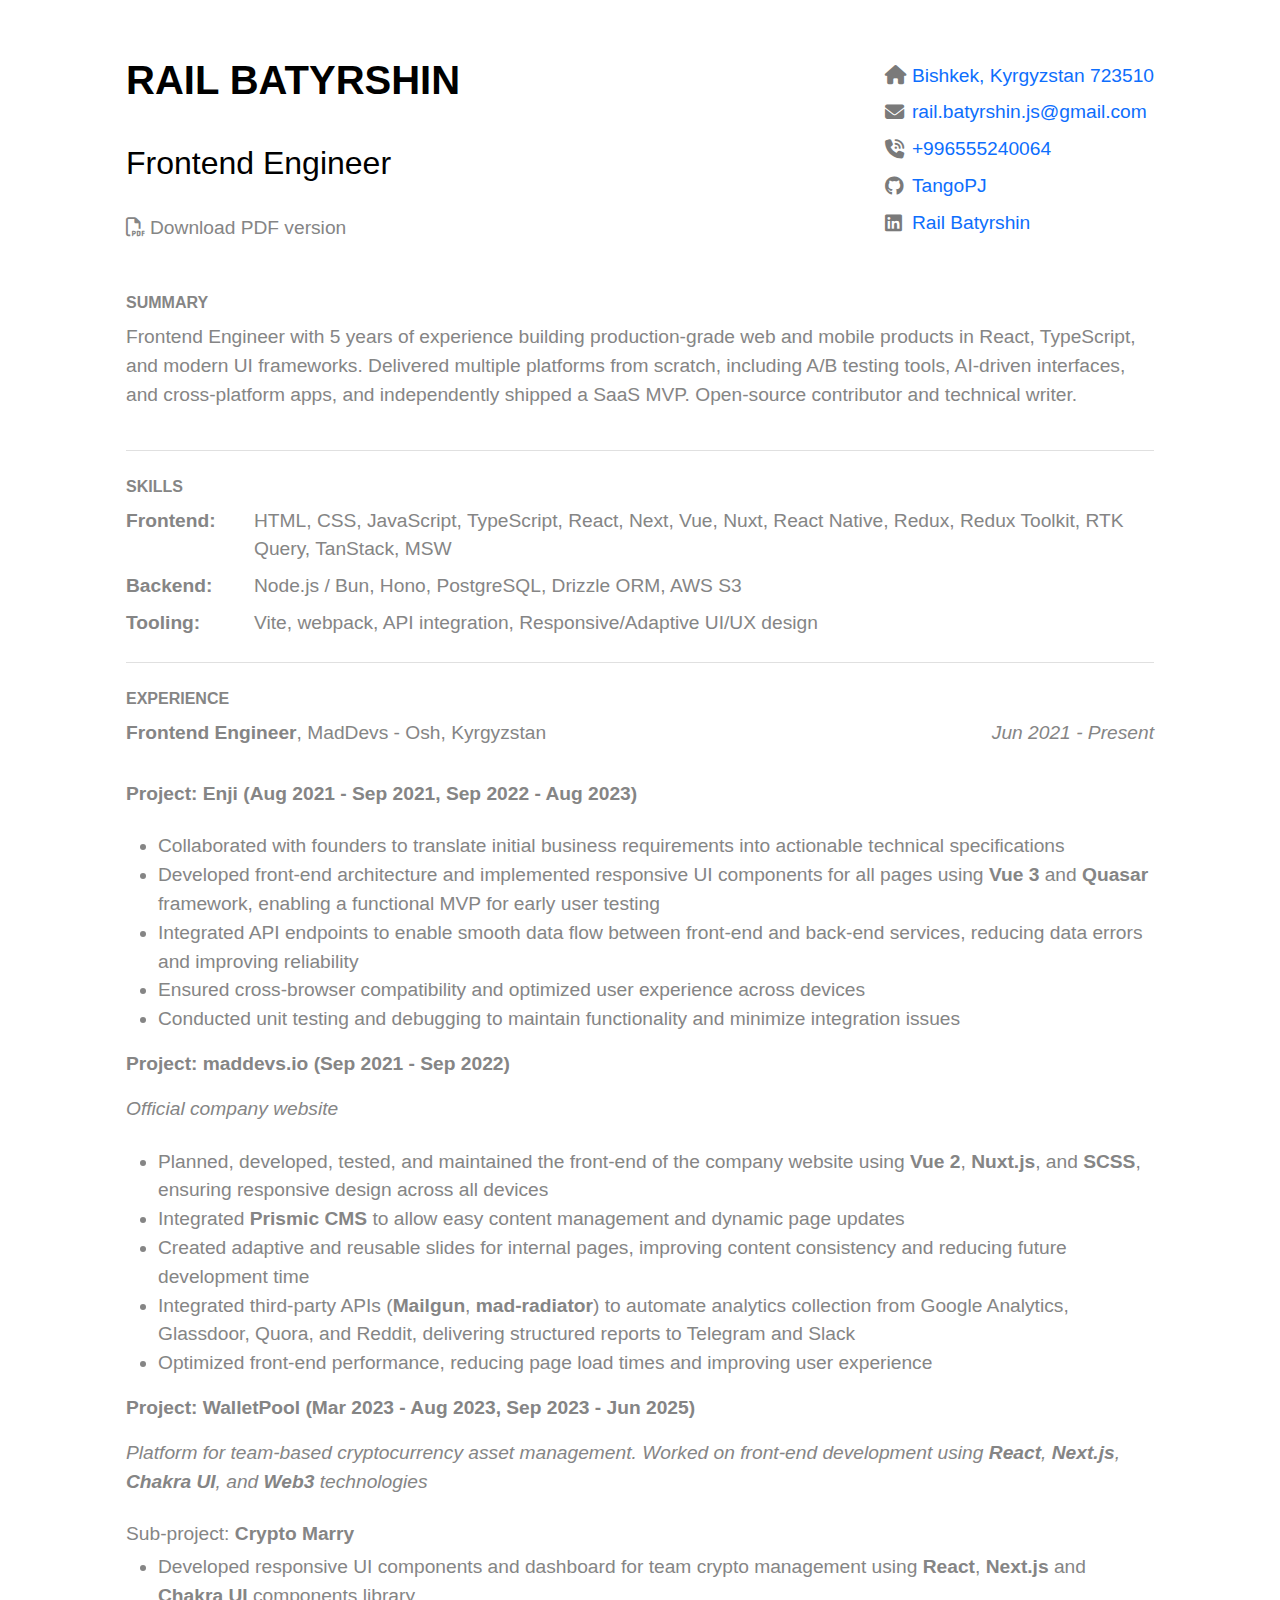
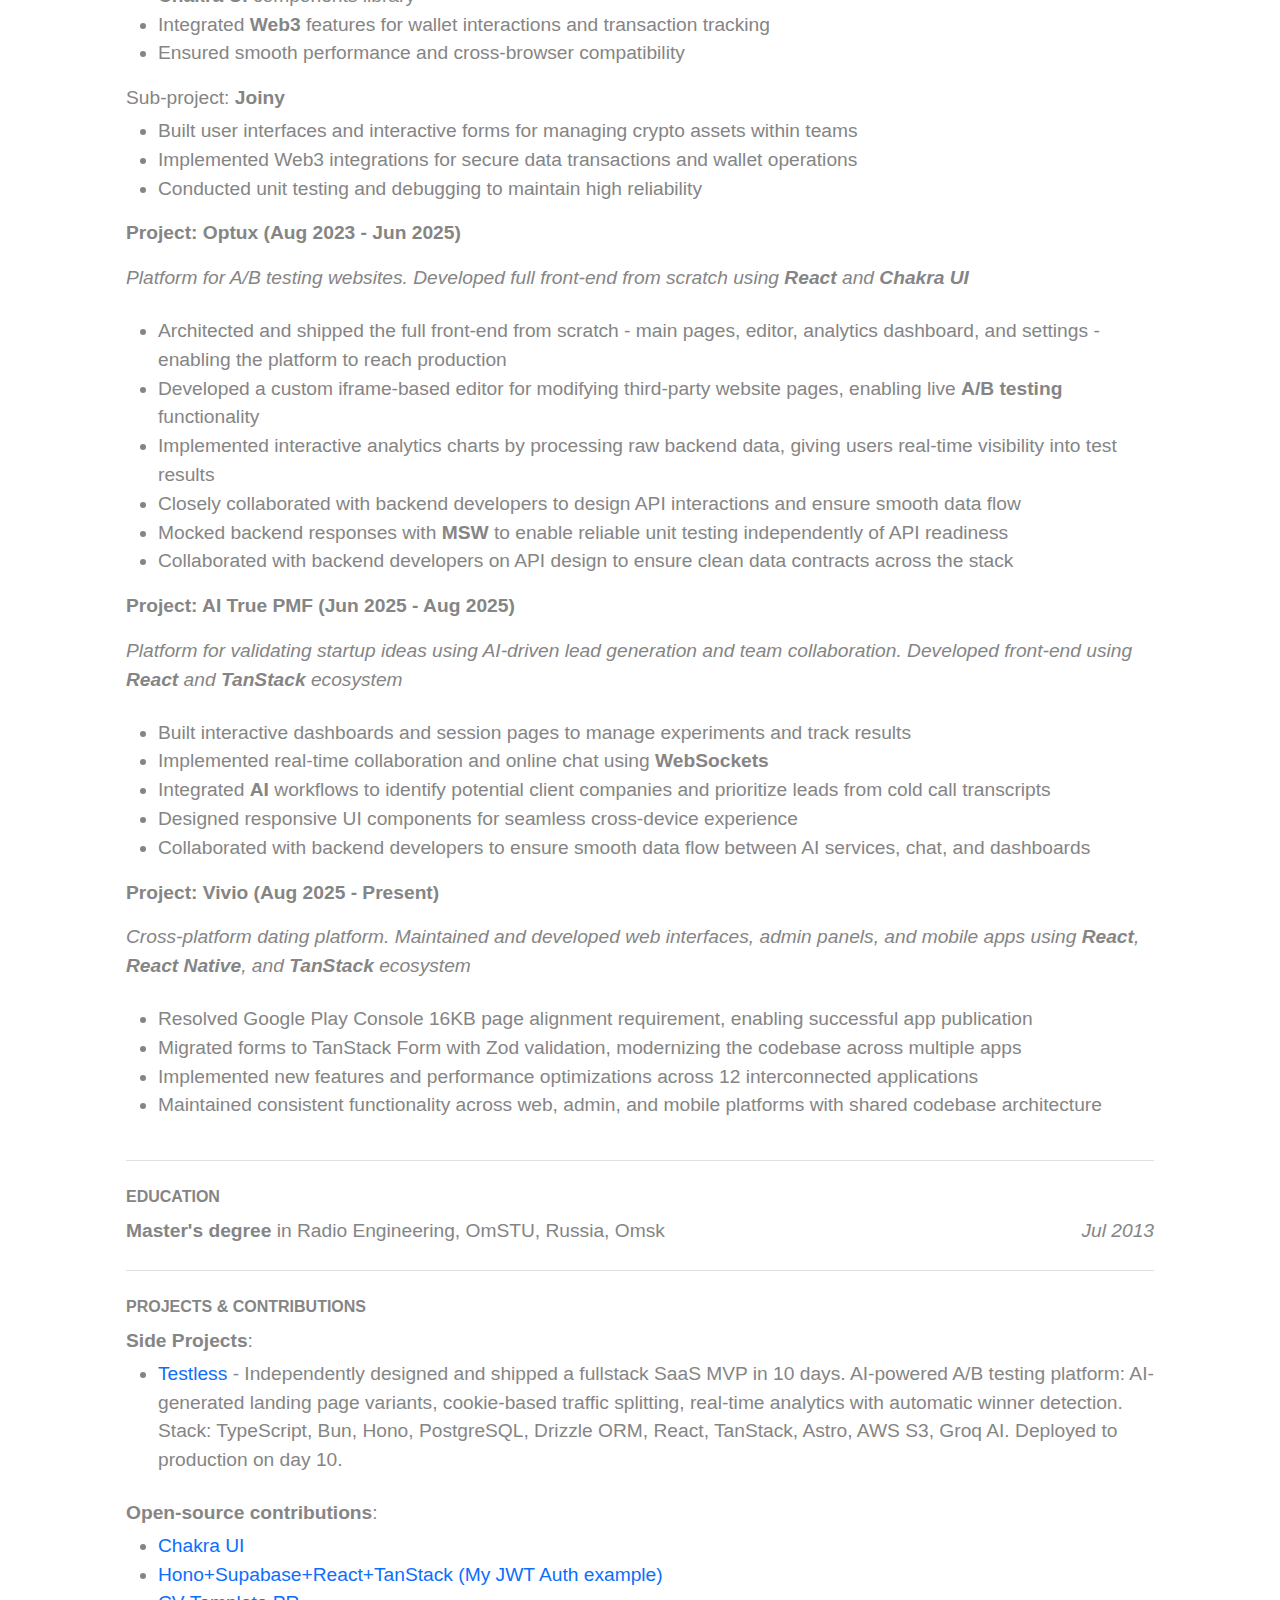
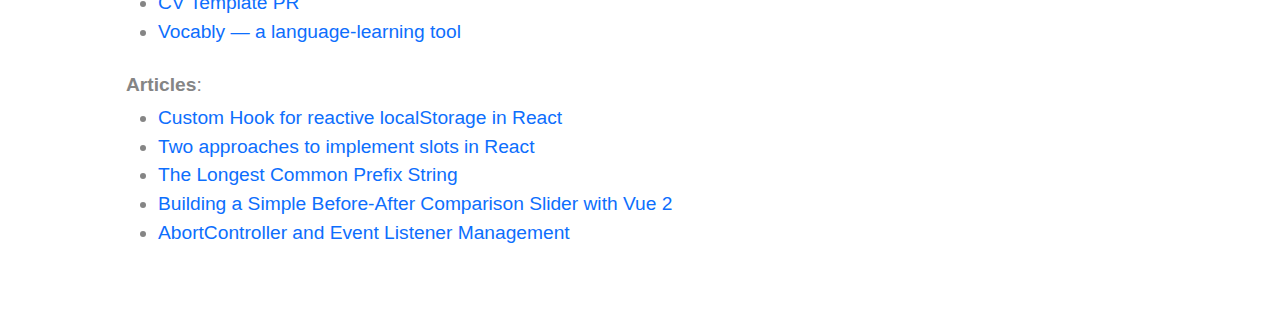
<file: index.html>
<!doctype html>
<html lang="en">
<head>
    <meta charset="UTF-8"/>
    <meta name="viewport" content="width=device-width, initial-scale=1">
    <title>Rail Batyrshin. Frontend Engineer</title>
    <link rel="icon" href="favicon.ico" type="image/x-icon"/>
    <link rel="preconnect" href="https://fonts.googleapis.com">
    <link rel="preconnect" href="https://fonts.gstatic.com" crossorigin>
    <link href="https://fonts.googleapis.com/css2?family=Inter:wght@400;500&display=swap" rel="stylesheet">
    <link rel="stylesheet" href="https://cdn.jsdelivr.net/npm/bootstrap@5.2.3/dist/css/bootstrap.min.css">
    <link rel="stylesheet" href="https://cdnjs.cloudflare.com/ajax/libs/font-awesome/6.1.2/css/all.min.css">
    <link rel="stylesheet" href="styles.css">
    <base target="_blank">
</head>
<body>
    <div class="container page">
        <header class=" p-4 header" style="background-color:var(--color-common-chestnut);color:var(--color-white);">
            <div class="d-flex align-items-center justify-content-between name">
                <div class="vstack gap-2">
                    <h1 class="fw-bold fs-1 text-uppercase m-0">Rail Batyrshin</h1>
                    <h2 class="mb-4">Frontend Engineer</h2>
                    <span class="screen"><a style="color: var(--color-white)" href="rail-batyrshin.frontend-engineer.pdf"><i class="far fa-file-pdf"></i>Download PDF version</a></span>
                </div>
                <div class="d-flex flex-column gap-2 name">
                    <span class="hstack"><i class="fa fa-home fact-icon"></i><a href="https://maps.app.goo.gl/WpVBhV74LtBPXzYu8">Bishkek, Kyrgyzstan 723510</a></span>
                    <span class="hstack"><i class="fa fa-envelope fact-icon"></i><a href="mailto:rail.batyrshin.js@gmail.com" target="_blank">rail.batyrshin.js@gmail.com</a></span>
                    <span class="hstack"><i class="fa-solid fa-phone-volume fact-icon"></i><a href="tel:+996555240064">+996555240064</a></span>
                    <span class="hstack"><i class="fa-brands fa-github fact-icon"></i><a href="https://github.com/TangoPJ" target="_blank">TangoPJ</a></span>
                    <span class="hstack"><i class="fa-brands fa-linkedin fact-icon"></i><a href="https://www.linkedin.com/in/rail-batyrshin" target="_blank">Rail Batyrshin</a></span>
                </div>
            </div>
        </header>

        <section class="p-4">
            <span class="text-uppercase fw-bold fs-6 mb-2 d-block" style="color: var(--color-common-chestnut)">Summary</span>
            <p>
                Frontend Engineer with 5 years of experience building production-grade web and mobile products in React, TypeScript, and modern UI frameworks. Delivered multiple platforms from scratch, including A/B testing tools, AI-driven interfaces, and cross-platform apps, and independently shipped a SaaS MVP. Open-source contributor and technical writer.
            </p>
        </section>

        <div class="px-4">
            <hr class="m-0" />
        </div>

        <section class="p-4">
            <span class="text-uppercase fw-bold fs-6 mb-2 d-block" style="color: var(--color-common-chestnut)">Skills</span>
            <div class="d-flex flex-column gap-2">
              <div class="d-flex gap-2">
                <span class="fw-bold text-nowrap" style="min-width: 120px;">Frontend:</span>
                <span>HTML, CSS, JavaScript, TypeScript, React, Next, Vue, Nuxt, React Native, Redux, Redux Toolkit, RTK Query, TanStack, MSW</span>
              </div>
              <div class="d-flex gap-2">
                <span class="fw-bold text-nowrap" style="min-width: 120px;">Backend:</span>
                <span>Node.js / Bun, Hono, PostgreSQL, Drizzle ORM, AWS S3</span>
              </div>
              <div class="d-flex gap-2">
                <span class="fw-bold text-nowrap" style="min-width: 120px;">Tooling:</span>
                <span>Vite, webpack, API integration, Responsive/Adaptive UI/UX design</span>
              </div>
            </div>
          </section>

        <div class="px-4">
            <hr class="m-0" />
        </div>

        <section class="p-4">
            <span class="text-uppercase fw-bold fs-6 mb-2 d-block" style="color: var(--color-common-chestnut)">Experience</span>
            <div>
                <div class="row mb-3">
                    <div class="col-7">
                        <p>
                            <span class="fw-bold">Frontend Engineer</span>, MadDevs - Osh, Kyrgyzstan
                        </p>
                    </div>
                    <div class="col-5">
                        <p class="text-end fst-italic">
                            Jun 2021 - Present
                        </p>
                    </div>
                </div>
                    <div>
                        <div class="vstack mb-2">
                            <p class="fw-bold">Project: Enji (Aug 2021 - Sep 2021, Sep 2022 - Aug 2023)</p>
                        </div>
                            <ul>
                                <li>
                                    Collaborated with founders to translate initial business requirements into actionable technical specifications
                                </li>
                                <li>
                                    Developed front-end architecture and implemented responsive UI components for all pages using <b>Vue 3</b> and <b>Quasar</b> framework, enabling a functional MVP for early user testing
                                </li>
                                <li>
                                    Integrated API endpoints to enable smooth data flow between front-end and back-end services, reducing data errors and improving reliability
                                </li>
                                <li>
                                    Ensured cross-browser compatibility and optimized user experience across devices
                                </li>
                                <li>
                                    Conducted unit testing and debugging to maintain functionality and minimize integration issues
                                </li>
                            </ul>
                    </div>
                    <div>
                        <div class="vstack mb-2">
                            <p class="fw-bold">Project: maddevs.io (Sep 2021 - Sep 2022)</p>
                                <p class="fst-italic">Official company website</p>
                        </div>
                            <ul>
                                <li>
                                    Planned, developed, tested, and maintained the front-end of the company website using <b>Vue 2</b>, <b>Nuxt.js</b>, and <b>SCSS</b>, ensuring responsive design across all devices
                                </li>
                                <li>
                                    Integrated <b>Prismic CMS</b> to allow easy content management and dynamic page updates
                                </li>
                                <li>
                                    Created adaptive and reusable slides for internal pages, improving content consistency and reducing future development time
                                </li>
                                <li>
                                    Integrated third-party APIs (<b>Mailgun</b>, <b>mad-radiator</b>) to automate analytics collection from Google Analytics, Glassdoor, Quora, and Reddit, delivering structured reports to Telegram and Slack
                                </li>
                                <li>
                                    Optimized front-end performance, reducing page load times and improving user experience
                                </li>
                            </ul>
                    </div>
                    <div>
                        <div class="vstack mb-2">
                            <p class="fw-bold">Project: WalletPool (Mar 2023 - Aug 2023, Sep 2023 - Jun 2025)</p>
                                <p class="fst-italic">Platform for team-based cryptocurrency asset management. Worked on front-end development using <b>React</b>, <b>Next.js</b>, <b>Chakra UI</b>, and <b>Web3</b> technologies</p>
                        </div>
                            <div>
                                <p class="mb-1">Sub-project: <b>Crypto Marry</b></p>
                                <ul>
                                        <li>Developed responsive UI components and dashboard for team crypto management using <b>React</b>, <b>Next.js</b> and <b>Chakra UI</b> components library</li>
                                        <li>Integrated <b>Web3</b> features for wallet interactions and transaction tracking</li>
                                        <li>Ensured smooth performance and cross-browser compatibility</li>
                                </ul>
                            </div>
                            <div>
                                <p class="mb-1">Sub-project: <b>Joiny</b></p>
                                <ul>
                                        <li>Built user interfaces and interactive forms for managing crypto assets within teams</li>
                                        <li>Implemented Web3 integrations for secure data transactions and wallet operations</li>
                                        <li>Conducted unit testing and debugging to maintain high reliability</li>
                                </ul>
                            </div>
                    <div>
                        <div class="vstack mb-2">
                            <p class="fw-bold">Project: Optux (Aug 2023 - Jun 2025)</p>
                                <p class="fst-italic">Platform for A/B testing websites. Developed full front-end from scratch using <b>React</b> and <b>Chakra UI</b></p>
                        </div>
                            <ul>
                                <li>
                                    Architected and shipped the full front-end from scratch - main pages, editor, analytics dashboard, and settings - enabling the platform to reach production
                                </li>
                                <li>
                                    Developed a custom iframe-based editor for modifying third-party website pages, enabling live <b>A/B testing</b> functionality
                                </li>
                                <li>
                                    Implemented interactive analytics charts by processing raw backend data, giving users real-time visibility into test results
                                </li>
                                <li>
                                    Closely collaborated with backend developers to design API interactions and ensure smooth data flow
                                </li>
                                <li>
                                    Mocked backend responses with <b>MSW</b> to enable reliable unit testing independently of API readiness
                                </li>
                                <li>
                                    Collaborated with backend developers on API design to ensure clean data contracts across the stack
                                </li>
                            </ul>
                    </div>
                    <div>
                        <div class="vstack mb-2">
                            <p class="fw-bold">Project: AI True PMF (Jun 2025 - Aug 2025)</p>
                                <p class="fst-italic">Platform for validating startup ideas using AI-driven lead generation and team collaboration. Developed front-end using <b>React</b> and <b>TanStack</b> ecosystem</p>
                        </div>
                            <ul>
                                <li>
                                    Built interactive dashboards and session pages to manage experiments and track results
                                </li>
                                <li>
                                    Implemented real-time collaboration and online chat using <b>WebSockets</b>
                                </li>
                                <li>
                                    Integrated <b>AI</b> workflows to identify potential client companies and prioritize leads from cold call transcripts
                                </li>
                                <li>
                                    Designed responsive UI components for seamless cross-device experience
                                </li>
                                <li>
                                    Collaborated with backend developers to ensure smooth data flow between AI services, chat, and dashboards
                                </li>
                            </ul>
                    </div>
                    <div>
                        <div class="vstack mb-2">
                            <p class="fw-bold">Project: Vivio (Aug 2025 - Present)</p>
                                <p class="fst-italic">Cross-platform dating platform. Maintained and developed web interfaces, admin panels, and mobile apps using <b>React</b>, <b>React Native</b>, and <b>TanStack</b> ecosystem</p>
                        </div>
                            <ul>
                                <li>
                                    Resolved Google Play Console 16KB page alignment requirement, enabling successful app publication
                                </li>
                                <li>
                                    Migrated forms to TanStack Form with Zod validation, modernizing the codebase across multiple apps
                                </li>
                                <li>
                                    Implemented new features and performance optimizations across 12 interconnected applications
                                </li>
                                <li>
                                    Maintained consistent functionality across web, admin, and mobile platforms with shared codebase architecture
                                </li>
                            </ul>
                    </div>
            </div>
        </section>

        <div class="px-4">
            <hr class="m-0" />
        </div>

        <section class="p-4">
            <span class="text-uppercase fw-bold fs-6 mb-2 d-block" style="color: var(--color-common-chestnut)">Education</span>
            <div class="d-flex justify-content-between align-items-baseline">
              <p class="m-0"><span class="fw-bold">Master&#x27;s degree</span> in Radio Engineering, OmSTU, Russia, Omsk</p>
              <p class="m-0 fst-italic text-nowrap ms-3">Jul 2013</p>
            </div>
          </section>

        <div class="px-4">
            <hr class="m-0" />
        </div>

        <section class="p-4">
            <span class="text-uppercase fw-bold fs-6 mb-2 d-block" style="color: var(--color-common-chestnut)">Projects & Contributions</span>
            <div class="row">
                    <div class="mb-2">
                        <p class="mb-1"><b>Side Projects</b>:</p>
                        <ul>
                                <li><a href="https://testless.vercel.app" target="_blank">Testless</a> - Independently designed and shipped a fullstack SaaS MVP in 10 days. AI-powered A/B testing platform: AI-generated landing page variants, cookie-based traffic splitting, real-time analytics with automatic winner detection. Stack: TypeScript, Bun, Hono, PostgreSQL, Drizzle ORM, React, TanStack, Astro, AWS S3, Groq AI. Deployed to production on day 10.</li>
                        </ul>
                    </div>
                    <div class="mb-2">
                        <p class="mb-1"><b>Open-source contributions</b>:</p>
                        <ul>
                                <li><a href="https://github.com/chakra-ui/chakra-ui/pull/9388">Chakra UI</a></li>
                                <li><a href="https://github.com/TangoPJ/hono-tanstack-jwt-auth">Hono+Supabase+React+TanStack (My JWT Auth example)</a></li>
                                <li><a href="https://github.com/sneas/cv-template/pull/19">CV Template PR</a></li>
                                <li><a href="https://github.com/vocably/language-learning-tool/pull/72">Vocably — a language-learning tool</a></li>
                        </ul>
                    </div>
                    <div class="mb-2">
                        <p class="mb-1"><b>Articles</b>:</p>
                        <ul>
                                <li><a href="https://medium.com/@rail.batyrshin.js/creation-of-a-custom-hook-for-implementing-reactive-localstorage-in-react-7dbdda263ae9">Custom Hook for reactive localStorage in React</a></li>
                                <li><a href="https://medium.com/@rail.batyrshin.js/code-cuddles-two-approaches-to-implement-slots-in-react-that-i-found-with-code-examples-3acad7990129">Two approaches to implement slots in React</a></li>
                                <li><a href="https://medium.com/@rail.batyrshin.js/the-longest-common-prefix-string-2e2f62c0cacc">The Longest Common Prefix String</a></li>
                                <li><a href="https://maddevs.io/blog/building-a-simple-before-after-comparison-slider-with-vue/">Building a Simple Before-After Comparison Slider with Vue 2</a></li>
                                <li><a href="https://medium.com/@rail.batyrshin.js/abortcontroller-and-event-listener-management-975f63f1aa67">AbortController and Event Listener Management</a></li>
                        </ul>
                    </div>
            </div>
        </section>
    </div>
</body>
</html>
</file>
<file: styles.css>
:root {
    --bs-font-sans-serif: Roboto, sans-serif;
    --bs-body-font-weight: 400;
    --bs-body-color: #858585;
    --bs-body-color-rgb: 133, 133, 133;
    --light-color: #D9D9D9;
    --dark-color: #7a7a7a;
    --bs-body-font-size: 1.2rem;
}

a {
    word-break: break-word;
    text-decoration: none;
}

h1, h2, h3, h4 {
    color: #000000;
}

@media print {
    :root {
        --bs-body-color: #000;
    }

    body {
        font-size: 0.7rem;
    }

    a {
        text-decoration: underline;
    }

    .page {
        min-width: 100%;
    }

    .screen {
        display: none;
    }

    .card {
        border: none;
    }

    .card-body {
        padding: 0;
    }

    .badge {
        border: 0.07rem solid #868e96;
        color: inherit;
        background-color: inherit;
    }

    .print-url {
        color: #deeef9;
        text-decoration: none;
        font-size: smaller;
    }

    .text-print-right {
        text-align: right;
    }
}

@media not print {
    .page {
        padding: 2rem;
    }

    .print {
        display: none;
    }

    h2 {
        margin-top: 2rem;
        margin-bottom: 1rem;
    }

    dt {
        font-weight: normal;
    }

    strong {
        font-weight: 500;
    }
}

.far,
.fab,
.fas,
.fa {
    text-decoration: none !important;
    margin-right: 5px;
}

.badge {
    font-weight: normal;
    letter-spacing: 0.05rem;
}

@media print {
    .col-print-1 {
        flex: 0 0 8.333333%;
        max-width: 8.333333%;
    }

    .col-print-6 {
        flex: 0 0 50%;
        max-width: 50%;
    }

    .border-print-0 {
        border-width: 0 !important;
    }

    .pb-print-0 {
        padding-bottom: 0 !important;
    }

    .mb-print-1 {
        margin-bottom: 1rem !important;
    }
}

.fact-icon {
    width: 1em;
    color: var(--dark-color);
    margin-right: 0.5rem;
}

@page {
    size: auto;
    margin: 10mm;
}

.skills {
    position: relative;
    display: inline-block;
    font-size: 1.2rem;
}

.skills::after {
    display: block;
    content: '•••••';
    color: var(--light-color);
}

.skills-bar {
    position: absolute;
    left: 0;
    top: 0;
    overflow: hidden;
}

.skills-bar::after {
    display: block;
    content: '•••••';
    color: var(--bs-primary);
}
</file>
